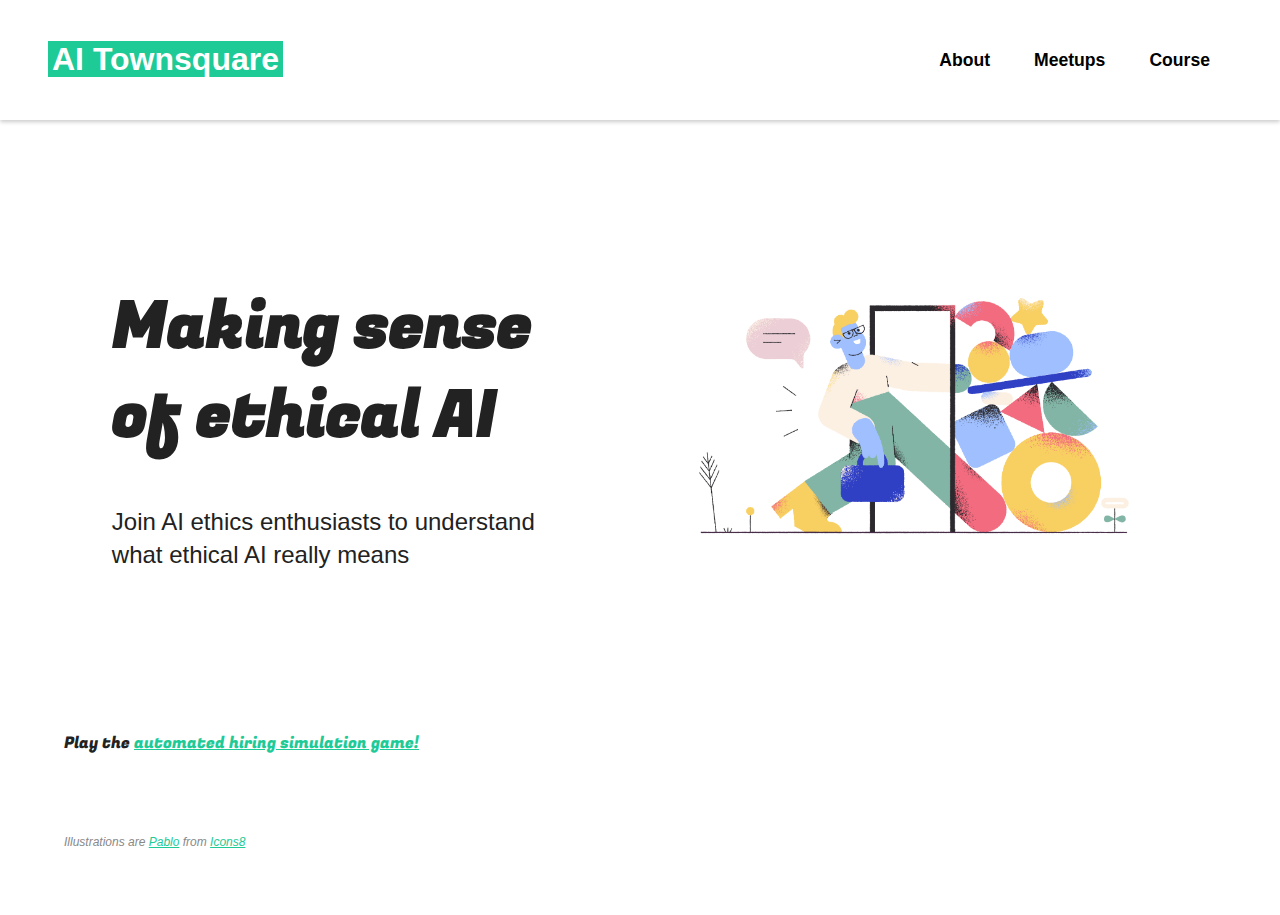
<file: index.html>
<!doctype html>
<html class="no-js" lang="">
    <head>
        <meta charset="utf-8">
        <meta http-equiv="x-ua-compatible" content="ie=edge">
        <title>AI Townsquare</title>
        <meta name="description" content="A community for AI enthusiasts understanding what AI ethics really means">
        <meta name="viewport" content="width=device-width, initial-scale=1, shrink-to-fit=no">

        <link rel="manifest" href="site.webmanifest">
        <link rel="apple-touch-icon" href="icon.png">
        <!-- TODO: Place favicon.ico in the root directory -->
        <link href='https://fonts.googleapis.com/css2?family=Fugaz+One' rel='stylesheet' type='text/css'>
        <link rel="stylesheet" href="css/index.css">
    </head>
    <body>
        <!--[if lte IE 9]>
            <p class="browserupgrade">You are using an <strong>outdated</strong> browser. Please <a href="https://browsehappy.com/">upgrade your browser</a> to improve your experience and security.</p>
        <![endif]-->

        <div class="nav-bar">
          <div class="logo"><h1><span>AI Townsquare</span></h1></div>
          <div class="nav">
            <a href="">About</a>
            <a href="">Meetups</a>
            <a href="">Course</a>
          </div>
        </div>  <!-- class="nav-bar" -->

        <div id="homepage-header">
          <div>
            <h1>Making sense of ethical AI</h1>
            <h3>Join AI ethics enthusiasts to understand what ethical AI really means</h3>
          </div>
          <div><img src="img/pablo-sign-in.png" alt=""></div>
        </div>  <!-- id="homepage-header" -->

        <div id="simulation-section">
          <p>Play the <a href="hiring_fairness_simulation.html">automated hiring simulation game!</a></p>
        </div>  <!-- id="simulation-section" -->

        <div class="img-credit">Illustrations are <a href="https://icons8.com/illustrations/style--pablo-1">Pablo</a> from <a href="https://icons8.com/">Icons8</a></div>
        <!-- TODO: Add analytics -->
    </body>
</html>
</file>
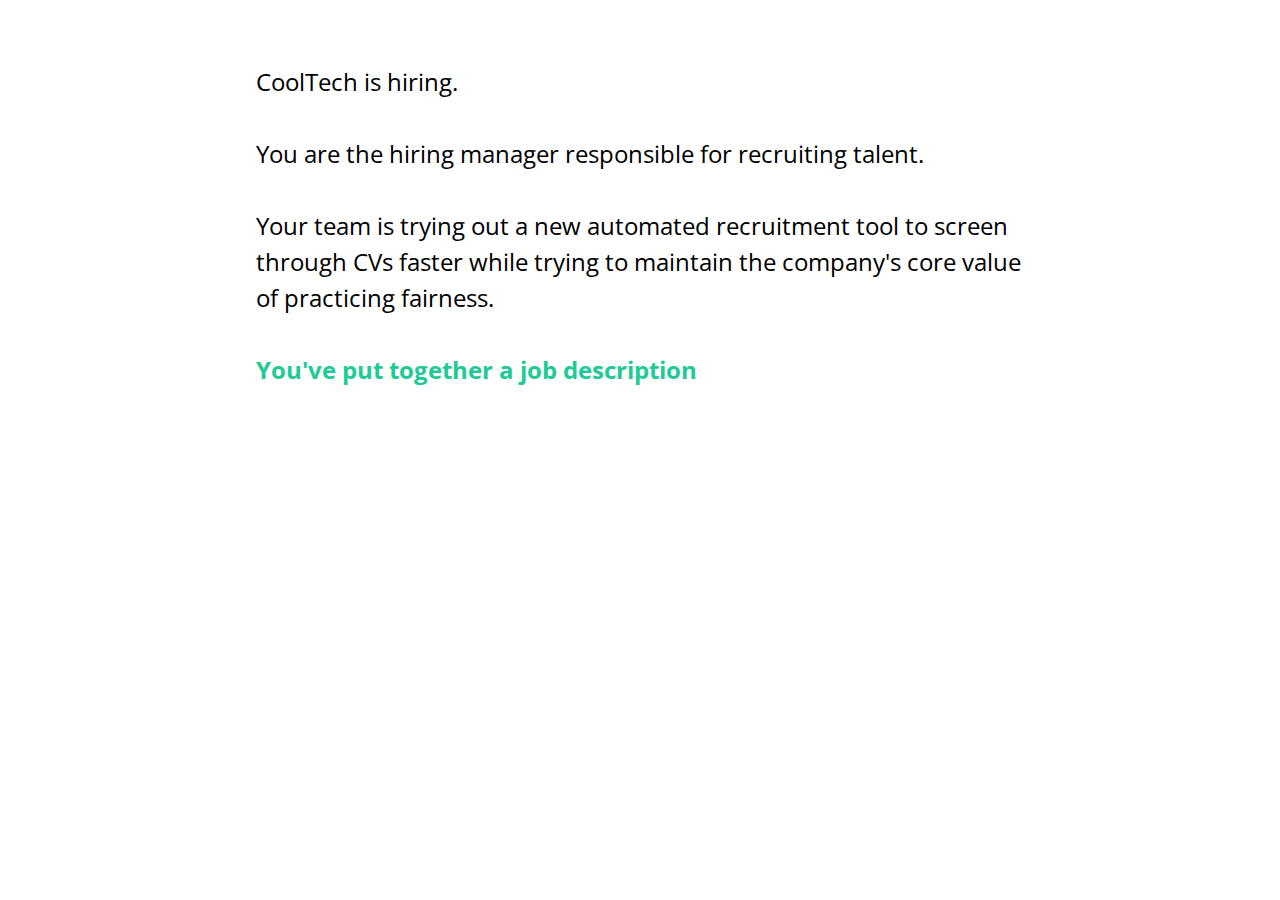
<file: hiring_fairness_simulation.html>
<!DOCTYPE html>
<html>
<head>
<meta charset="utf-8">
<title>Fairness in Hiring Simulation Game</title>
<link rel="stylesheet" href="css/simulation.css">
<link href='https://fonts.googleapis.com/css?family=Open+Sans' rel='stylesheet' type='text/css'>
</head>

<body>

<tw-story></tw-story>

<tw-storydata name="Machine" startnode="1" creator="Twine" creator-version="2.3.5" ifid="C87116B1-2749-428F-B710-10E3AD0FF5B3" zoom="1" format="Harlowe" format-version="3.1.0" options="" hidden><style role="stylesheet" id="twine-user-stylesheet" type="text/twine-css"></style><script role="script" id="twine-user-script" type="text/twine-javascript"></script><tw-passagedata pid="1" name="Start" tags="" position="631.5,146" size="100,100">CoolTech is hiring.

You are the hiring manager responsible for recruiting talent.

Your team is trying out a new automated recruitment tool to screen through CVs faster while trying to maintain the company&#39;s core value of practicing fairness.

[[You&#39;ve put together a job description]]</tw-passagedata><tw-passagedata pid="2" name="You&#39;ve put together a job description" tags="" position="621.5,304" size="100,100">&quot;CoolTech&#39;s software engineers develop the next-generation technologies that change how millions of users connect, explore, and interact with information and one another. You’ll be working in a cross-functional team, which is empowered to rapidly iterate and release new features. We need our engineers to be versatile, display leadership and management qualities and be enthusiastic to take on new problems across the full-stack as we continue to push technology forward. An ideal candidate will have continuous experience in JavaScript, HTML5, and CSS3.&quot;

Once the job advert is out, you start getting hundreds of CVs. So you need to design the automated system to screen the candidates.

[[First thing you do is list the top characteristics you&#39;re hiring for]]

</tw-passagedata><tw-passagedata pid="3" name="First thing you do is list the top characteristics you&#39;re hiring for" tags="" position="615.5,457" size="100,100">There are three key characteristics you look for in candidates:

1) Technical skills in HTML5, CSS3, JavaScript
2) Management experience
3) No career gaps (continuous work experience)

Now, let&#39;s explore what happens when you prioritise one of these characteristics when designing the automated system.

Choose which characteristic you&#39;d like to prioritise when making the hiring decisions:

[[Technical skills]]
[[Management experience]]
[[No career gaps]]</tw-passagedata><tw-passagedata pid="4" name="Technical skills" tags="" position="290.5,608" size="100,100">Technical skills are crucial to Cooltech.

However, CoolTech values fairness and wants its automated recruitment system to be fair. There are two fairness techniques the company uses.

1) Demographic parity - guarantees proportional representation (If 30% of the candidates are women, then 30% of hires will be women)
2) Equality of Opportunity - if qualified, candidates have the same % of getting hired irregardless of gender, race, age (sensitive attributes)


What fairness technique do you use?

[[T - Demographic parity]]
[[T - Equality of opportunity]]</tw-passagedata><tw-passagedata pid="5" name="Management experience" tags="" position="581.5,616" size="100,100">Management skills are very important to Cooltech as there are many teams carrying on important projects.

However, CoolTech values fairness and wants its automated recruitment system to be fair. There are two fairness techniques the company uses.

1) Demographic parity - guarantees proportional representation (If 30% of the candidates are women, then 30% of hires will be women)
2) Equality of Opportunity - if qualified, candidates have the same % of getting hired irregardless of gender, race, age (=sensitive attributes)


Which do you use?

[[M - Demographic parity]]
[[M - Equality of opportunity]]</tw-passagedata><tw-passagedata pid="6" name="No career gaps" tags="" position="897.5,607" size="100,100">Continious experience is crucial to Cooltech. With the fast pace of the tech world, we need our candidates to have updated skills and experiences.

However, CoolTech values fairness and wants its automated recruitment system to be fair. There are two fairness techniques the company uses.

1) Demographic parity - guarantees proportional representation (If 30% of the candidates are women, then 30% of hires will be women)
2) Equality of Opportunity - if qualified, candidates have the same % of getting hired irregardless of gender, race, age (=sensitive attributes)


Which do you use?

[[C - Demographic parity]]
[[C - Equality of opportunity]]</tw-passagedata><tw-passagedata pid="7" name="T - Demographic parity" tags="" position="43.5,734" size="100,100">Jane Lo is hired!

The machine prioritised:
- Technical skills
- Demographic parity fairness technique

Explanation:
70% of applicants were male, and 30% of applicants were female. Applying this fairness technique does not guarantee that all candidates have strong technical skills. In this case the model randomly selected from the applicant pool of women, so although Jane Lo did not have strong technical skills, she was hired anyway.


Questions to think about:
1) Did the automated decision differ from the human decision?
2) Is the decision fair?




[[D - What if you made different choices?]]
</tw-passagedata><tw-passagedata pid="8" name="T - Equality of opportunity" tags="" position="264.5,768" size="100,100">Gary Jenkins is hired!

The machine prioritised:
- Technical skills
- Equality of Opportunity fairness technique


Explanation:
Both male and female applicants had 50% chance of being hired.
However, female applicants had 14% overall hiring rate (100 applied, 5 qualified and 9 unqualified hired (5+9/100 = 14%)
While male applicants had 48% overall hiring rate (100 applied, 45 qualified and 3 unqualified hired (45+3/100 = 48%).
So there is no guarantee that male and female candidates will be hired at the same rate.


Questions to think about:
1) Did the automated decision differ from the human decision?
2) Is the decision fair?


[[E - What if you made different choices?]]</tw-passagedata><tw-passagedata pid="9" name="M - Demographic parity" tags="" position="470.5,857" size="100,100">Arthur Moss is hired!

The machine prioritised:
- Management skills
- Demographic parity fairness technique

Explanation:
70% of applicants were male, and 30% of applicants were female. Applying the fairness technique does not guarantee that all candidates have strong management skills. In this case the model randomly selected from the applicant pool of men, so although Arthur Moss did not have much experience in management skills, he was hired anyway to meet the quota.


Questions to think about:
1) Did the automated decision differ from the human decision?
2) Is the decision fair?


[[MD - What if you made different choices?]]
</tw-passagedata><tw-passagedata pid="10" name="M - Equality of opportunity" tags="" position="682.5,848" size="100,100">Jasmine Smith is hired!

The machine prioritised:
- Management skills
- Equality of Opportunity fairness technique


Explanation:
Both male and female applicants had 50% chance of being hired. However there is no guarantee that male and female candidates will be hired at the same rate. In this case, more female candidates showed qualifications in management, and the total % of women hired was higher than total % of men hired.


Questions to think about:
1) Did the automated decision differ from the human decision?
2) Is the decision fair?


[[ME - What if you made different choices?]]</tw-passagedata><tw-passagedata pid="11" name="C - Demographic parity" tags="" position="886.5,796" size="100,100">Jasmine Smith is hired!

The machine prioritised:
- Continuious experience (No career gaps)
- Demographic parity fairness technique

Explanation:
70% of applicants were male, and 30% of applicants were female. Applying the fairness technique does not guarantee that all candidates have the desired continious experiece. In this case the model randomly selected from the applicant pool of women. In this case, although Jasmine Smith did have career gaps and changed careers, she was hired anyway.


Questions to think about:
1) Did the automated decision differ from the human decision?
2) Is the decision fair?



[[CD - What if you made different choices?]]</tw-passagedata><tw-passagedata pid="12" name="C - Equality of opportunity" tags="" position="1080.5,793" size="100,100">Gary Jenkins is hired!

The machine prioritised:
- Continuous experience (no career gaps)
- Equality of Opportunity fairness technique


Explanation:
Both male and female applicants had 50% chance of being hired.
However, there is no guarantee that male and female candidates will be hired at the same rate. In this case, there were more qualified men in the cadidate pool, meaning more % of men who did not have career gaps compared to % of women.


Questions to think about:
1) Did the automated decision differ from the human decision?
2) Is the decision fair?


[[CE - What if you made different choices?]]</tw-passagedata><tw-passagedata pid="13" name="D - What if you made different choices?" tags="" position="31.5,911" size="100,100">What if you chose a different fairness technique?
[[T - Equality of opportunity]]


Or

What if you chose to prioritise different characteristics?
[[Management experience]]
[[No career gaps]]</tw-passagedata><tw-passagedata pid="14" name="E - What if you made different choices?" tags="" position="247.5,974" size="100,100">
What if you chose a different fairness technique?
[[T - Demographic parity]]


Or

What if you chose to prioritise different characteristics?
[[Management experience]]
[[No career gaps]]</tw-passagedata><tw-passagedata pid="15" name="MD - What if you made different choices?" tags="" position="470.5,1007" size="100,100">What if you chose a different fairness technique?
[[M - Equality of opportunity]]


Or

What if you chose to prioritise different characteristics?
[[Technical skills]]
[[No career gaps]]</tw-passagedata><tw-passagedata pid="16" name="ME - What if you made different choices?" tags="" position="685.5,1013" size="100,100">What if you chose a different fairness technique?
[[M - Demographic parity]]


Or

What if you chose to prioritise different characteristics?
[[Technical skills]]
[[No career gaps]]</tw-passagedata><tw-passagedata pid="17" name="CD - What if you made different choices?" tags="" position="905.5,991" size="100,100">What if you chose a different fairness technique?
[[C - Equality of opportunity]]


Or

What if you chose to prioritise different characteristics?
[[Technical skills]]
[[Management experience]]</tw-passagedata><tw-passagedata pid="18" name="CE - What if you made different choices?" tags="" position="1093.5,981" size="100,100">What if you chose a different fairness technique?
[[C - Demographic parity]]


Or

What if you chose to prioritise different characteristics?
[[Technical skills]]
[[Management experience]]</tw-passagedata></tw-storydata>

<script title="Twine engine code" data-main="harlowe" src="js/twine_engine_code.js"></script>


</body>
</html>
</file>
<file: css/index.css>
/*
 * What follows is the result of much research on cross-browser styling.
 * Credit left inline and big thanks to Nicolas Gallagher, Jonathan Neal,
 * Kroc Camen, and the H5BP dev community and team.
 */

/* ==========================================================================
   Base styles: opinionated defaults
   ========================================================================== */

html {
    color: #222;
    font-size: 1em;
    font-family: 'Open Sans', sans-serif;
    line-height: 1.4;
}

/*
 * Remove text-shadow in selection highlight:
 * https://twitter.com/miketaylr/status/12228805301
 *
 * Vendor-prefixed and regular ::selection selectors cannot be combined:
 * https://stackoverflow.com/a/16982510/7133471
 *
 * Customize the background color to match your design.
 */

::selection {
    background: #b3d4fc;
    text-shadow: none;
}

/*
 * A better looking default horizontal rule
 */

hr {
    display: block;
    height: 1px;
    border: 0;
    border-top: 1px solid #ccc;
    margin: 1em 0;
    padding: 0;
}

/*
 * Remove the gap between audio, canvas, iframes,
 * images, videos and the bottom of their containers:
 * https://github.com/h5bp/html5-boilerplate/issues/440
 */

audio,
canvas,
iframe,
img,
svg,
video {
    vertical-align: middle;
}

/*
 * Remove default fieldset styles.
 */

fieldset {
    border: 0;
    margin: 0;
    padding: 0;
}

/*
 * Allow only vertical resizing of textareas.
 */

textarea {
    resize: vertical;
}

/* ==========================================================================
   Browser Upgrade Prompt
   ========================================================================== */

.browserupgrade {
    margin: 0.2em 0;
    background: #ccc;
    color: #000;
    padding: 0.2em 0;
}

/* ==========================================================================
   Author's custom styles
   ========================================================================== */

body {
  margin: 0;
}
a {
  color: #1ECA96;
}
a:hover {
  color: #159971;
}

.nav-bar {
  display: flex;
  flex-flow: row wrap;
  justify-content: flex-end;
  align-items: center;
  padding: 1em 3em;
  -moz-box-shadow:    0px 2px 4px 0px #ccc;
  -webkit-box-shadow: 0px 2px 4px 0px #ccc;
  box-shadow:         0px 2px 4px 0px #ccc;
}
.nav-bar > div {
    width: 50%;
}
.nav {
    display: flex;
    flex-flow: row wrap;
    justify-content: flex-end;
}
.logo span {
  background: #1ECA96;
  color: #fff;
  padding: 0px 4px;
}
.nav a {
  margin: 0.5em 1.25em;
  font-weight: bold;
  font-size: 1.1em;
  text-decoration: none;
  color: #000;
}
.nav a:hover {
  color: #159971;
}

#homepage-header {
  display: flex;
  flex-flow: row wrap;
  justify-content: space-around;
  align-items: center;
  padding: 100px 5%;
}
#homepage-header div {
  flex-basis: 40%;
  max-width: 1000px;
  margin: 20px 0;
}
#homepage-header h1 {
  font-size: 4em;
  font-family: 'Fugaz One', cursive;
}
#homepage-header h3 {
  font-size: 1.5em;
  font-weight: normal;
}
#homepage-header img {
  width: 100%;
  min-width: 500px;
}

#simulation-section {
  padding: 0 5%;
  font-family: 'Fugaz One', cursive;
}

.img-credit {
  font-size: 0.75em;
  font-style: italic;
  color: #888;
  padding: 5%;
}

/* ==========================================================================
   Helper classes
   ========================================================================== */

/*
 * Hide visually and from screen readers
 */

.hidden {
    display: none !important;
}

/*
 * Hide only visually, but have it available for screen readers:
 * https://snook.ca/archives/html_and_css/hiding-content-for-accessibility
 *
 * 1. For long content, line feeds are not interpreted as spaces and small width
 *    causes content to wrap 1 word per line:
 *    https://medium.com/@jessebeach/beware-smushed-off-screen-accessible-text-5952a4c2cbfe
 */

.visuallyhidden {
    border: 0;
    clip: rect(0 0 0 0);
    clip-path: inset(50%);
    height: 1px;
    margin: -1px;
    overflow: hidden;
    padding: 0;
    position: absolute;
    width: 1px;
    white-space: nowrap; /* 1 */
}

/*
 * Extends the .visuallyhidden class to allow the element
 * to be focusable when navigated to via the keyboard:
 * https://www.drupal.org/node/897638
 */

.visuallyhidden.focusable:active,
.visuallyhidden.focusable:focus {
    clip: auto;
    clip-path: none;
    height: auto;
    margin: 0;
    overflow: visible;
    position: static;
    width: auto;
    white-space: inherit;
}

/*
 * Hide visually and from screen readers, but maintain layout
 */

.invisible {
    visibility: hidden;
}

/*
 * Clearfix: contain floats
 *
 * For modern browsers
 * 1. The space content is one way to avoid an Opera bug when the
 *    `contenteditable` attribute is included anywhere else in the document.
 *    Otherwise it causes space to appear at the top and bottom of elements
 *    that receive the `clearfix` class.
 * 2. The use of `table` rather than `block` is only necessary if using
 *    `:before` to contain the top-margins of child elements.
 */

.clearfix:before,
.clearfix:after {
    content: " "; /* 1 */
    display: table; /* 2 */
}

.clearfix:after {
    clear: both;
}

/* ==========================================================================
   EXAMPLE Media Queries for Responsive Design.
   These examples override the primary ('mobile first') styles.
   Modify as content requires.
   ========================================================================== */

@media only screen and (min-width: 35em) {
    /* Style adjustments for viewports that meet the condition */
}

@media print,
       (min-resolution: 1.25dppx),
       (min-resolution: 120dpi) {
    /* Style adjustments for high resolution devices */
}

/* ==========================================================================
   Print styles.
   Inlined to avoid the additional HTTP request:
   http://www.phpied.com/delay-loading-your-print-css/
   ========================================================================== */

@media print {
    *,
    *:before,
    *:after {
        background: transparent !important;
        color: #000 !important; /* Black prints faster:
                                   http://www.sanbeiji.com/archives/953 */
        box-shadow: none !important;
        text-shadow: none !important;
    }

    a,
    a:visited {
        text-decoration: underline;
    }

    a[href]:after {
        content: " (" attr(href) ")";
    }

    abbr[title]:after {
        content: " (" attr(title) ")";
    }

    /*
     * Don't show links that are fragment identifiers,
     * or use the `javascript:` pseudo protocol
     */

    a[href^="#"]:after,
    a[href^="javascript:"]:after {
        content: "";
    }

    pre {
        white-space: pre-wrap !important;
    }
    pre,
    blockquote {
        border: 1px solid #999;
        page-break-inside: avoid;
    }

    /*
     * Printing Tables:
     * http://css-discuss.incutio.com/wiki/Printing_Tables
     */

    thead {
        display: table-header-group;
    }

    tr,
    img {
        page-break-inside: avoid;
    }

    p,
    h2,
    h3 {
        orphans: 3;
        widows: 3;
    }

    h2,
    h3 {
        page-break-after: avoid;
    }
}
</file>
<file: css/simulation.css>
@-webkit-keyframes appear {
  0% { opacity: 0; }
  to { opacity: 1; }
}
@keyframes appear {
  0% { opacity: 0; }
  to { opacity: 1; }
}
@-webkit-keyframes fade-in-out {
  0%,to { opacity: 0; }
  50% { opacity: 1; }
}
@keyframes fade-in-out {
  0%,to { opacity: 0; }
  50% { opacity: 1; }
}
@-webkit-keyframes rumble {
  50% {
    -webkit-transform: translateY(-0.2em);
    transform: translateY(-0.2em);
  }
}
@keyframes rumble {
  50% {
    -webkit-transform: translateY(-0.2em);
    transform: translateY(-0.2em);
  }
}
@-webkit-keyframes shudder {
  50% {
    -webkit-transform: translateX(0.2em);
    transform: translateX(0.2em);
  }
}
@keyframes shudder {
  50% {
    -webkit-transform: translateX(0.2em);
    transform: translateX(0.2em);
  }
}
@-webkit-keyframes box-flash {
  0% {
    background-color: white;
    color: white;
  }
}
@keyframes box-flash {
  0% {
    background-color: white;
    color: white;
  }
}
@-webkit-keyframes pulse {
  0% {
    -webkit-transform: scale(0, 0);
    transform: scale(0, 0);
  }
  20% {
    -webkit-transform: scale(1.2, 1.2);
    transform: scale(1.2, 1.2);
  }
  40% {
    -webkit-transform: scale(0.9, 0.9);
    transform: scale(0.9, 0.9);
  }
  60% {
    -webkit-transform: scale(1.05, 1.05);
    transform: scale(1.05, 1.05);
  }
  80% {
    -webkit-transform: scale(0.925, 0.925);
    transform: scale(0.925, 0.925);
  }
  to {
    -webkit-transform: scale(1, 1);
    transform: scale(1, 1);
  }
}
@keyframes pulse {
  0% {
    -webkit-transform: scale(0, 0);
    transform: scale(0, 0);
  }
  20% {
    -webkit-transform: scale(1.2, 1.2);
    transform: scale(1.2, 1.2);
  }
  40% {
    -webkit-transform: scale(0.9, 0.9);
    transform: scale(0.9, 0.9);
  }
  60% {
    -webkit-transform: scale(1.05, 1.05);
    transform: scale(1.05, 1.05);
  }
  80% {
    -webkit-transform: scale(0.925, 0.925);
    transform: scale(0.925, 0.925);
  }
  to {
    -webkit-transform: scale(1, 1);
    transform: scale(1, 1);
  }
}
@-webkit-keyframes shudder-in {
  0%, to {
    -webkit-transform: translateX(0em);
    transform: translateX(0em);
  }
  5%, 25%, 45% {
    -webkit-transform: translateX(-1em);
    transform: translateX(-1em);
  }
  15%, 35%, 55% {
    -webkit-transform: translateX(1em);
    transform: translateX(1em);
  }
  65% {
    -webkit-transform: translateX(-0.6em);
    transform: translateX(-0.6em);
  }
  75% {
    -webkit-transform: translateX(0.6em);
    transform: translateX(0.6em);
  }
  85% {
    -webkit-transform: translateX(-0.2em);
    transform: translateX(-0.2em);
  }
  95% {
    -webkit-transform: translateX(0.2em);
    transform: translateX(0.2em);
  }
}
@keyframes shudder-in {
  0%, to {
    -webkit-transform: translateX(0em);
    transform: translateX(0em);
  }
  5%, 25%, 45% {
    -webkit-transform: translateX(-1em);
    transform: translateX(-1em);
  }
  15%, 35%, 55% {
    -webkit-transform: translateX(1em);
    transform: translateX(1em);
  }
  65% {
    -webkit-transform: translateX(-0.6em);
    transform: translateX(-0.6em);
  }
  75% {
    -webkit-transform: translateX(0.6em);
    transform: translateX(0.6em);
  }
  85% {
    -webkit-transform: translateX(-0.2em);
    transform: translateX(-0.2em);
  }
  95% {
    -webkit-transform: translateX(0.2em);
    transform: translateX(0.2em);
  }
}
@-webkit-keyframes rumble-in {
  0%, to {
    -webkit-transform: translateY(0em);
    transform: translateY(0em);
  }
  5%, 25%, 45% {
    -webkit-transform: translateY(-1em);
    transform: translateY(-1em);
  }
  15%, 35%, 55% {
    -webkit-transform: translateY(1em);
    transform: translateY(1em);
  }
  65% {
    -webkit-transform: translateY(-0.6em);
    transform: translateY(-0.6em);
  }
  75% {
    -webkit-transform: translateY(0.6em);
    transform: translateY(0.6em);
  }
  85% {
    -webkit-transform: translateY(-0.2em);
    transform: translateY(-0.2em);
  }
  95% {
    -webkit-transform: translateY(0.2em);
    transform: translateY(0.2em);
  }
}
@keyframes rumble-in {
  0%, to {
    -webkit-transform: translateY(0em);
    transform: translateY(0em);
  }
  5%, 25%, 45% {
    -webkit-transform: translateY(-1em);
    transform: translateY(-1em);
  }
  15%, 35%, 55% {
    -webkit-transform: translateY(1em);
    transform: translateY(1em);
  }
  65% {
    -webkit-transform: translateY(-0.6em);
    transform: translateY(-0.6em);
  }
  75% {
    -webkit-transform: translateY(0.6em);
    transform: translateY(0.6em);
  }
  85% {
    -webkit-transform: translateY(-0.2em);
    transform: translateY(-0.2em);
  }
  95% {
    -webkit-transform: translateY(0.2em);
    transform: translateY(0.2em);
  }
}
@-webkit-keyframes slide-right {
  0% {
    -webkit-transform: translateX(-100vw);
    transform: translateX(-100vw);
  }
}
@keyframes slide-right {
  0% {
    -webkit-transform: translateX(-100vw);
    transform: translateX(-100vw);
  }
}
@-webkit-keyframes slide-left {
  0% {
    -webkit-transform: translateX(100vw);
    transform: translateX(100vw);
  }
}
@keyframes slide-left {
  0% {
    -webkit-transform: translateX(100vw);
    transform: translateX(100vw);
  }
}
@-webkit-keyframes slide-up {
  0% {
    -webkit-transform: translateY(100vh);
    transform: translateY(100vh);
  }
}
@keyframes slide-up {
  0% {
    -webkit-transform: translateY(100vh);
    transform: translateY(100vh);
  }
}
@-webkit-keyframes slide-down {
  0% {
    -webkit-transform: translateY(-100vh);
    transform: translateY(-100vh);
  }
}
@keyframes slide-down {
  0% {
    -webkit-transform: translateY(-100vh);
    transform: translateY(-100vh);
  }
}
@-webkit-keyframes flicker {
  0%,29%,31%,63%,65%,77%,79%,86%,88%,91%,93% { opacity: 0; }
  30% { opacity: 0.2; }
  64% { opacity: 0.4; }
  78% { opacity: 0.6; }
  87% { opacity: 0.8; }
  92%, to { opacity: 1; }
}
@keyframes flicker {
  0%,29%,31%,63%,65%,77%,79%,86%,88%,91%,93% { opacity: 0; }
  30% { opacity: 0.2; }
  64% { opacity: 0.4; }
  78% { opacity: 0.6; }
  87% { opacity: 0.8; }
  92%, to { opacity: 1; }
}

.debug-mode tw-expression[type=hookref] {
  background-color: rgba(115,123,140,0.15);
}
.debug-mode tw-expression[type=hookref]::after {
  font-size: 0.8rem;
  padding-left: 0.2rem;
  padding-right: 0.2rem;
  vertical-align: top;
  content: "?" attr(name);
}
.debug-mode tw-expression[type=variable] {
  background-color: rgba(140,128,115,0.15);
}
.debug-mode tw-expression[type=variable]::after {
  font-size: 0.8rem;
  padding-left: 0.2rem;
  padding-right: 0.2rem;
  vertical-align: top;
  content: "$" attr(name);
}
.debug-mode tw-expression[type=tempVariable] {
  background-color: rgba(140,128,115,0.15);
}
.debug-mode tw-expression[type=tempVariable]::after {
  font-size: 0.8rem;
  padding-left: 0.2rem;
  padding-right: 0.2rem;
  vertical-align: top;
  content: "_" attr(name);
}
.debug-mode tw-expression[type=macro]:nth-of-type(4n+0) {
  background-color: rgba(136,153,102,0.15);
}
.debug-mode tw-expression[type=macro]:nth-of-type(2n+1) {
  background-color: rgba(102,153,102,0.15);
}
.debug-mode tw-expression[type=macro]:nth-of-type(4n+2) {
  background-color: rgba(102,153,136,0.15);
}
.debug-mode tw-expression[type=macro][name="for"],.debug-mode tw-expression[type=macro][name="loop"],.debug-mode tw-expression[type=macro][name="print"],.debug-mode tw-expression[type=macro][name="enchant"],.debug-mode tw-expression[type=macro][name="display"] {
  background-color: rgba(0,170,255,0.1) !important;
}
.debug-mode tw-expression[type=macro][name="if"],.debug-mode tw-expression[type=macro][name="if"]+tw-hook:not([name]),.debug-mode tw-expression[type=macro][name="unless"],.debug-mode tw-expression[type=macro][name="unless"]+tw-hook:not([name]),.debug-mode tw-expression[type=macro][name="elseif"],.debug-mode tw-expression[type=macro][name="elseif"]+tw-hook:not([name]),.debug-mode tw-expression[type=macro][name="else"],.debug-mode tw-expression[type=macro][name="else"]+tw-hook:not([name]) {
  background-color: rgba(0,255,0,0.1) !important;
}
.debug-mode tw-expression[type=macro][name="hidden"],.debug-mode tw-expression[type=macro].false {
  background-color: rgba(255,0,0,0.2) !important;
}
.debug-mode tw-expression[type=macro][name="hidden"]+tw-hook:not([name]),.debug-mode tw-expression[type=macro].false+tw-hook:not([name]) {
  display: none;
}
.debug-mode tw-expression[type=macro][name="either"],.debug-mode tw-expression[type=macro][name="a"],.debug-mode tw-expression[type=macro][name="dm"],.debug-mode tw-expression[type=macro][name="ds"],.debug-mode tw-expression[type=macro][name="array"],.debug-mode tw-expression[type=macro][name^="sub"],.debug-mode tw-expression[type=macro][name="altered"],.debug-mode tw-expression[type=macro][name="count"],.debug-mode tw-expression[type=macro][name^="data"],.debug-mode tw-expression[type=macro][name="find"],.debug-mode tw-expression[type=macro][name$="ed"],.debug-mode tw-expression[type=macro][name$="-pass"],.debug-mode tw-expression[type=macro][name="range"],.debug-mode tw-expression[type=macro][name^="num"],.debug-mode tw-expression[type=macro][name^="str"],.debug-mode tw-expression[type=macro][name="text"],.debug-mode tw-expression[type=macro][name^="lower"],.debug-mode tw-expression[type=macro][name^="upper"],.debug-mode tw-expression[type=macro][name="words"],.debug-mode tw-expression[type=macro][name="ceil"],.debug-mode tw-expression[type=macro][name="floor"],.debug-mode tw-expression[type=macro][name="random"],.debug-mode tw-expression[type=macro][name="abs"],.debug-mode tw-expression[type=macro][name="cos"],.debug-mode tw-expression[type=macro][name="exp"],.debug-mode tw-expression[type=macro][name^="log"],.debug-mode tw-expression[type=macro][name="max"],.debug-mode tw-expression[type=macro][name="min"],.debug-mode tw-expression[type=macro][name="pow"],.debug-mode tw-expression[type=macro][name="sign"],.debug-mode tw-expression[type=macro][name="sin"],.debug-mode tw-expression[type=macro][name="sqrt"],.debug-mode tw-expression[type=macro][name="tan"],.debug-mode tw-expression[type=macro][name="round"],.debug-mode tw-expression[type=macro][name^="hsl"],.debug-mode tw-expression[type=macro][name^="rgb"] {
  background-color: rgba(255,255,0,0.2) !important;
}
.debug-mode tw-expression[type=macro][name$="-game"],.debug-mode tw-expression[type=macro][name="move"],.debug-mode tw-expression[type=macro][name="put"],.debug-mode tw-expression[type=macro][name="set"] {
  background-color: rgba(255,128,0,0.2) !important;
}
.debug-mode tw-expression[type=macro][name^="link"],.debug-mode tw-expression[type=macro][name$="-link"],.debug-mode tw-expression[type=macro][name="dropdown"],.debug-mode tw-expression[type=macro][name^="click"],.debug-mode tw-expression[type=macro][name="goto"],.debug-mode tw-expression[type=macro][name="undo"],.debug-mode tw-expression[type=macro][name^="mouseo"] {
  background-color: rgba(32,191,223,0.2) !important;
}
.debug-mode tw-expression[type=macro][name^="replace"],.debug-mode tw-expression[type=macro][name^="prepend"],.debug-mode tw-expression[type=macro][name^="append"],.debug-mode tw-expression[type=macro][name="show"],.debug-mode tw-expression[type=macro][name^="remove"] {
  background-color: rgba(223,96,32,0.2) !important;
}
.debug-mode tw-expression[type=macro][name="event"],.debug-mode tw-expression[type=macro][name="live"] {
  background-color: rgba(32,32,223,0.2) !important;
}
.debug-mode tw-expression[type=macro][name="align"],.debug-mode tw-expression[type=macro][name^="colo"],.debug-mode tw-expression[type=macro][name="background"],.debug-mode tw-expression[type=macro][name="css"],.debug-mode tw-expression[type=macro][name="font"],.debug-mode tw-expression[type=macro][name="hook"],.debug-mode tw-expression[type=macro][name$="-style"],.debug-mode tw-expression[type=macro][name^="text-"],.debug-mode tw-expression[type=macro][name^="transition"],.debug-mode tw-expression[type=macro][name^="t8n"],.debug-mode tw-expression[type=macro][name="live"] {
  background-color: rgba(255,191,0,0.2) !important;
}
.debug-mode tw-expression[type=macro]::before {
  content: "(" attr(name) ":)";
  padding: 0 0.5rem;
  font-size: 1rem;
  vertical-align: middle;
  line-height: normal;
  background-color: inherit;
  border: 1px solid rgba(255,255,255,0.5);
}
.debug-mode tw-hook {
  background-color: rgba(0,85,255,0.1) !important;
}
.debug-mode tw-hook::before {
  font-size: 0.8rem;
  padding-left: 0.2rem;
  padding-right: 0.2rem;
  vertical-align: top;
  content: "[";
}
.debug-mode tw-hook::after {
  font-size: 0.8rem;
  padding-left: 0.2rem;
  padding-right: 0.2rem;
  vertical-align: top;
  content: "]";
}
.debug-mode tw-hook[name]::after {
  font-size: 0.8rem;
  padding-left: 0.2rem;
  padding-right: 0.2rem;
  vertical-align: top;
  content: "]<" attr(name) "|";
}
.debug-mode tw-pseudo-hook {
  background-color: rgba(255,170,0,0.1) !important;
}
.debug-mode tw-collapsed::before {
  font-size: 0.8rem;
  padding-left: 0.2rem;
  padding-right: 0.2rem;
  vertical-align: top;
  content: "{";
}
.debug-mode tw-collapsed::after {
  font-size: 0.8rem;
  padding-left: 0.2rem;
  padding-right: 0.2rem;
  vertical-align: top;
  content: "}";
}
.debug-mode tw-verbatim::before,.debug-mode tw-verbatim::after {
  font-size: 0.8rem;
  padding-left: 0.2rem;
  padding-right: 0.2rem;
  vertical-align: top;
  content: "`";
}
.debug-mode tw-align[style*="text-align: center"] {
  background: linear-gradient(to right, rgba(255,204,189,0) 0%, rgba(255,204,189,0.25) 50%, rgba(255,204,189,0) 100%);
}
.debug-mode tw-align[style*="text-align: left"] {
  background: linear-gradient(to right, rgba(255,204,189,0.25) 0%, rgba(255,204,189,0) 100%);
}
.debug-mode tw-align[style*="text-align: right"] {
  background: linear-gradient(to right, rgba(255,204,189,0) 0%, rgba(255,204,189,0.25) 100%);
}
.debug-mode tw-column {
  background-color: rgba(189,228,255,0.2);
}
.debug-mode tw-enchantment {
  animation: enchantment 0.5s infinite;
  -webkit-animation: enchantment 0.5s infinite;
  border: 1px solid;
}
.debug-mode tw-link::after,.debug-mode tw-broken-link::after {
  font-size: 0.8rem;
  padding-left: 0.2rem;
  padding-right: 0.2rem;
  vertical-align: top;
  content: attr(passage-name);
}
.debug-mode tw-include {
  background-color: rgba(204,128,51,0.1);
}
.debug-mode tw-include::before {
  font-size: 0.8rem;
  padding-left: 0.2rem;
  padding-right: 0.2rem;
  vertical-align: top;
  content: attr(type) ' "' attr(title) '"';
}

@keyframes enchantment {
  0%,to { border-color: #ffb366; }
  50% { border-color: #6fc; }
}
@-webkit-keyframes enchantment {
  0%,to { border-color: #ffb366; }
  50% { border-color: #6fc; }
}

tw-debugger {
  position: fixed;
  box-sizing: border-box;
  bottom: 0;
  right: 0;
  z-index: 999999;
  min-width: 10em;
  min-height: 1em;
  padding: 0em 1em 1em 1em;
  font-size: 1.25em;
  font-family: sans-serif;
  color: #000;
  border-left: solid #000 2px;
  border-top: solid #000 2px;
  border-top-left-radius: .5em;
  background: #fff;
  opacity: 1;
}
tw-debugger select {
  margin-right: 1em;
  width: 12em;
}
tw-debugger button {
  border-radius: 3px;
  border: solid #999 1px;
  margin: auto 4px;
  background-color: #fff;
  font-size: inherit;
  color: #000;
}
tw-debugger button.enabled {
  background-color: #eee;
  box-shadow: inset #ddd 3px 5px 0.5em;
}
tw-debugger .panel {
  display: -webkit-box;
  display: -webkit-flex;
  display: -moz-flex;
  display: -ms-flexbox;
  display: flex;
  -webkit-box-direction: normal;
  -webkit-box-orient: vertical;
  -webkit-flex-direction: column;
  -moz-flex-direction: column;
  -ms-flex-direction: column;
  flex-direction: column;
  position: absolute;
  bottom: 100%;
  left: -2px;
  right: 0;
  padding: 1em;
  max-height: 40vh;
  overflow-y: scroll;
  overflow-x: hidden;
  z-index: 999998;
  background: #fff;
  border: inherit;
  border-bottom: solid #999 2px;
  border-top-left-radius: .5em;
  border-bottom-left-radius: .5em;
  font-size: 0.8em;
}
tw-debugger .panel:empty,tw-debugger .panel[hidden] {
  display: none;
}
tw-debugger .panel table {
  border-spacing: 0px;
}
tw-debugger .variable-row {
  display: -webkit-box;
  display: -webkit-flex;
  display: -moz-flex;
  display: -ms-flexbox;
  display: flex;
  -webkit-box-direction: normal;
  -webkit-box-orient: horizontal;
  -webkit-flex-direction: row;
  -moz-flex-direction: row;
  -ms-flex-direction: row;
  flex-direction: row;
  flex-shrink: 0;
}
tw-debugger .variable-row:nth-child(2n) {
  background: #EEE;
}
tw-debugger .variable-name {
  display: inline-block;
  width: 50%;
}
tw-debugger .temporary-variable-scope {
  opacity: 0.8;
  font-size: 0.75em;
}
tw-debugger .temporary-variable-scope::before {
  content: " in ";
}
tw-debugger .global::before {
  content: "$";
}
tw-debugger .temporary::before {
  content: "_";
}
tw-debugger .variable-path {
  opacity: 0.4;
}
tw-debugger .variable-value {
  display: inline-block;
  width: 50%;
}
tw-debugger .error-row {
  background-color: rgba(230,101,204,0.3);
}
tw-debugger .error-row:nth-child(2n) {
  background-color: rgba(237,145,219,0.3);
}
tw-debugger .error-row * {
  padding: 0.25em 0.5em;
}
tw-debugger .error-row .error-message {
  cursor: help;
}
tw-debugger .panel-source {
  font-family: monospace;
  overflow-x: scroll;
  white-space: pre;
}
tw-debugger .tabs {
  padding-bottom: 0.5em;
}
tw-debugger .tab {
  border-radius: 0px 0px 0.5em 0.5em;
  border-top: none;
}

tw-dialog {
  z-index: 999997;
  position: fixed;
  left: auto;
  right: auto;
  bottom: auto;
  top: auto;
  border: #fff solid 2px;
  padding: 2em;
  color: #fff;
  background-color: #000;
  display: block;
  max-width: 50vw;
  max-height: 75vh;
  overflow: hidden;
}
tw-dialog input[type=text] {
  font-size: inherit;
  width: 100%;
}

tw-backdrop {
  z-index: 999996;
  position: fixed;
  top: 0;
  left: 0;
  right: 0;
  bottom: 0;
  background-color: rgba(0,0,0,0.8);
  display: flex;
  align-items: center;
  justify-content: center;
}

tw-link,.link,tw-icon,.enchantment-clickblock {
  cursor: pointer;
}

tw-link,.enchantment-link {
  color: #1ECA96;
  font-weight: bold;
  text-decoration: none;
  transition: color 0.2s ease-in-out;
}

tw-passage tw-enchantment[style^="color"] tw-link:not(:hover),tw-passage tw-enchantment[style*=" color"] tw-link:not(:hover),tw-passage tw-enchantment[style^="color"] .enchantment-link:not(:hover),tw-passage tw-enchantment[style*=" color"] .enchantment-link:not(:hover) {
  color: inherit;
}

tw-link:hover,.enchantment-link:hover {
  color: #159971;
}

tw-link:active,.enchantment-link:active {
  color: #DD4B39;
}

.visited {
  color: #159971;
}

tw-passage tw-enchantment[style^="color"] .visited:not(:hover),tw-passage tw-enchantment[style*=" color"] .visited:not(:hover) {
  color: inherit;
}

.visited:hover {
  color: #107355;
}

tw-broken-link {
  color: #993333;
  border-bottom: 2px solid #993333;
  cursor: not-allowed;
}

tw-passage tw-enchantment[style^="color"] tw-broken-link:not(:hover),tw-passage tw-enchantment[style*=" color"] tw-broken-link:not(:hover) {
  color: inherit;
}

.enchantment-mouseover {
  border-bottom: 1px dashed #666;
}

.enchantment-mouseout {
  border: rgba(64,149,191,0.25) 1px solid;
}

.enchantment-mouseout:hover {
  background-color: rgba(64,149,191,0.25);
  border: transparent 1px solid;
  border-radius: 0.2em;
}

.enchantment-clickblock {
  box-shadow: inset 0 0 0 0.5vmax;
  display: block;
  color: rgba(65,105,225,0.5);
  transition: color 0.2s ease-in-out;
}

.enchantment-clickblock:hover {
  color: rgba(0,191,255,0.5);
}

.enchantment-clickblock:active {
  color: rgba(222,78,59,0.5);
}

html {
  margin: 0;
  height: 100%;
  overflow-x: hidden;
}

*,:before,:after {
  position: relative;
  box-sizing: inherit;
}

body {
  margin: 0;
  height: 100%;
}

tw-storydata {
  display: none;
}

tw-story {
  display: -webkit-box;
  display: -webkit-flex;
  display: -moz-flex;
  display: -ms-flexbox;
  display: flex;
  -webkit-box-direction: normal;
  -webkit-box-orient: vertical;
  -webkit-flex-direction: column;
  -moz-flex-direction: column;
  -ms-flex-direction: column;
  flex-direction: column;
  font-family: 'Open Sans', sans-serif;
  box-sizing: border-box;
  width: 100%;
  min-height: 100%;
  font-size: 1.5em;
  line-height: 1.5em;
  padding: 5% 20%;
  margin: 0;
  overflow: hidden;
  background-color: #fff;
  color: #000;
}

tw-story br[data-cons] {
  display: block;
  height: 0;
  margin: 0.8ex 0;
}

tw-story select {
  background-color: transparent;
  font: inherit;
  border-style: solid;
  padding: 2px;
}

tw-story select:not([disabled]) {
  color: inherit;
}

tw-passage {
  display: block;
}

tw-sidebar {
  left: -5em;
  width: 3em;
  position: absolute;
  text-align: center;
  display: block;
}

tw-icon {
  display: block;
  margin: 0.5em 0;
  opacity: 0.2;
  font-size: 2.75em;
}

tw-icon:hover {
  opacity: 0.4;
}

tw-hook:empty,tw-expression:empty {
  display: none;
}

tw-error {
  display: inline-block;
  border-radius: 0.2em;
  padding: 0.2em;
  font-size: 1rem;
  cursor: help;
}

tw-error.error {
  background-color: rgba(223,58,190,0.4);
  color: #fff;
}

tw-error.warning {
  background-color: rgba(223,140,58,0.4);
  color: #fff;
  display: none;
}

.debug-mode tw-error.warning {
  display: inline;
}

tw-error-explanation {
  display: block;
  font-size: 0.8rem;
  line-height: 1rem;
}

tw-error-explanation-button {
  cursor: pointer;
  line-height: 0em;
  border-radius: 1px;
  border: 1px solid black;
  font-size: 0.8rem;
  margin: 0 0.4rem;
  opacity: 0.5;
}

tw-error-explanation-button .folddown-arrowhead {
  display: inline-block;
}

tw-notifier {
  border-radius: 0.2em;
  padding: 0.2em;
  font-size: 1rem;
  background-color: rgba(223,182,58,0.4);
  display: none;
}

.debug-mode tw-notifier {
  display: inline;
}

tw-notifier::before {
  content: attr(message);
}

tw-colour {
  border: 1px solid black;
  display: inline-block;
  width: 1em;
  height: 1em;
}

h1 {
  font-size: 3em;
}

h2 {
  font-size: 2.25em;
}

h3 {
  font-size: 1.75em;
}

h1,h2,h3,h4,h5,h6 {
  line-height: 1em;
  margin: 0.3em 0 0.6em 0;
}

pre {
  font-size: 1rem;
  line-height: initial;
}

small {
  font-size: 70%;
}

big {
  font-size: 120%;
}

mark {
  color: rgba(0,0,0,0.6);
  background-color: #ff9;
}

ins {
  color: rgba(0,0,0,0.6);
  background-color: rgba(255,242,204,0.5);
  border-radius: 0.5em;
  box-shadow: 0em 0em 0.2em #ffe699;
  text-decoration: none;
}

center {
  text-align: center;
  margin: 0 auto;
  width: 60%;
}

blink {
  text-decoration: none;
  animation: fade-in-out 1s steps(1, end) infinite alternate;
  -webkit-animation: fade-in-out 1s steps(1, end) infinite alternate;
}

tw-align {
  display: block;
}

tw-columns {
  display: -webkit-box;
  display: -webkit-flex;
  display: -moz-flex;
  display: -ms-flexbox;
  display: flex;
  -webkit-box-direction: normal;
  -webkit-box-orient: horizontal;
  -webkit-flex-direction: row;
  -moz-flex-direction: row;
  -ms-flex-direction: row;
  flex-direction: row;
  -webkit-box-pack: justify;
  -ms-flex-pack: justify;
  -webkit-justify-content: space-between;
  -moz-justify-content: space-between;
  justify-content: space-between;
}

tw-outline {
  color: white;
  text-shadow: -1px -1px 0 #000, 1px -1px 0 #000, -1px 1px 0 #000, 1px 1px 0 #000;
}

tw-shadow {
  text-shadow: 0.08em 0.08em 0.08em #000;
}

tw-emboss {
  text-shadow: 0.08em 0.08em 0em #000;
  color: white;
}

tw-condense {
  letter-spacing: -0.08em;
}

tw-expand {
  letter-spacing: 0.1em;
}

tw-blur {
  color: transparent;
  text-shadow: 0em 0em 0.08em #000;
}

tw-blurrier {
  color: transparent;
  text-shadow: 0em 0em 0.2em #000;
}

tw-blurrier::selection {
  background-color: transparent;
  color: transparent;
}

tw-blurrier::-moz-selection {
  background-color: transparent;
  color: transparent;
}

tw-smear {
  color: transparent;
  text-shadow: 0em 0em 0.02em rgba(0,0,0,0.75),-0.2em 0em 0.5em rgba(0,0,0,0.5),0.2em 0em 0.5em rgba(0,0,0,0.5);
}

tw-mirror {
  display: inline-block;
  transform: scaleX(-1);
  -webkit-transform: scaleX(-1);
}

tw-upside-down {
  display: inline-block;
  transform: scaleY(-1);
  -webkit-transform: scaleY(-1);
}

tw-fade-in-out {
  text-decoration: none;
  animation: fade-in-out 2s ease-in-out infinite alternate;
  -webkit-animation: fade-in-out 2s ease-in-out infinite alternate;
}

tw-rumble {
  -webkit-animation: rumble linear 0.1s 0s infinite;
  animation: rumble linear 0.1s 0s infinite;
  display: inline-block;
}

tw-shudder {
  -webkit-animation: shudder linear 0.1s 0s infinite;
  animation: shudder linear 0.1s 0s infinite;
  display: inline-block;
}

tw-shudder-in {
  animation: shudder-in 1s ease-out;
  -webkit-animation: shudder-in 1s ease-out;
}

.transition-in {
  -webkit-animation: appear 0ms step-start;
  animation: appear 0ms step-start;
}

.transition-out {
  -webkit-animation: appear 0ms step-end;
  animation: appear 0ms step-end;
}

[data-t8n^=dissolve].transition-in {
  -webkit-animation: appear .8s;
  animation: appear .8s;
}

[data-t8n^=dissolve].transition-out {
  -webkit-animation: appear .8s reverse;
  animation: appear .8s reverse;
}
[data-t8n^=shudder].transition-in {
  display: inline-block;
  -webkit-animation: shudder-in .8s;
  animation: shudder-in .8s;
}
[data-t8n^=shudder].transition-out {
  display: inline-block;
  -webkit-animation: shudder-in .8s reverse;
  animation: shudder-in .8s reverse;
}
[data-t8n^=rumble].transition-in {
  display: inline-block;
  -webkit-animation: rumble-in .8s;
  animation: rumble-in .8s;
}
[data-t8n^=rumble].transition-out {
  display: inline-block;
  -webkit-animation: rumble-in .8s reverse;
  animation: rumble-in .8s reverse;
}
[data-t8n^=boxflash].transition-in {
  -webkit-animation: box-flash .8s;
  animation: box-flash .8s;
}
[data-t8n^=pulse].transition-in {
  -webkit-animation: pulse .8s;
  animation: pulse .8s;
  display: inline-block;
}
[data-t8n^=pulse].transition-out {
  -webkit-animation: pulse .8s reverse;
  animation: pulse .8s reverse;
  display: inline-block;
}
[data-t8n^=slideleft].transition-in {
  -webkit-animation: slide-left .8s;
  animation: slide-left .8s;
  display: inline-block;
}
[data-t8n^=slideleft].transition-out {
  -webkit-animation: slide-right .8s reverse;
  animation: slide-right .8s reverse;
  display: inline-block;
}
[data-t8n^=slideright].transition-in {
  -webkit-animation: slide-right .8s;
  animation: slide-right .8s;
  display: inline-block;
}
[data-t8n^=slideright].transition-out {
  -webkit-animation: slide-left .8s reverse;
  animation: slide-left .8s reverse;
  display: inline-block;
}
[data-t8n^=slideup].transition-in {
  -webkit-animation: slide-up .8s;
  animation: slide-up .8s;
  display: inline-block;
}
[data-t8n^=slideup].transition-out {
  -webkit-animation: slide-down .8s reverse;
  animation: slide-down .8s reverse;
  display: inline-block;
}
[data-t8n^=slidedown].transition-in {
  -webkit-animation: slide-down .8s;
  animation: slide-down .8s;
  display: inline-block;
}
[data-t8n^=slidedown].transition-out {
  -webkit-animation: slide-up .8s reverse;
  animation: slide-up .8s reverse;
  display: inline-block;
}
[data-t8n^=flicker].transition-in {
  -webkit-animation: flicker .8s;
  animation: flicker .8s;
}
[data-t8n^=flicker].transition-out {
  -webkit-animation: flicker .8s reverse;
  animation: flicker .8s reverse;
}
[data-t8n$=fast] {
  animation-duration: .4s;
  -webkit-animation-duration: .4s;
}
[data-t8n$=slow] {
  animation-duration: 1.6s;
  -webkit-animation-duration: 1.6s;
}
</file>
